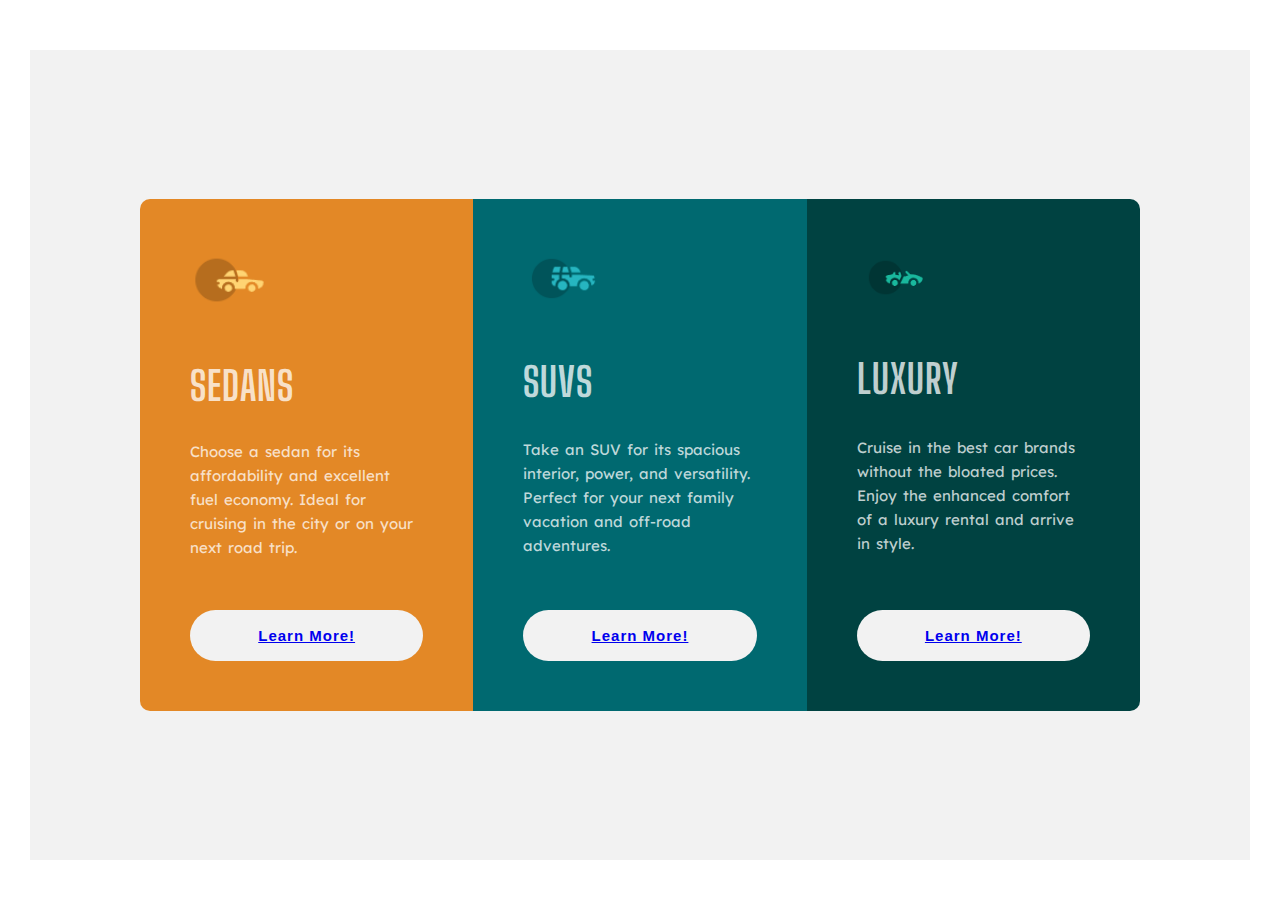
<file: index.html>
<!DOCTYPE html>
<html lang="en">
<head>
    <meta charset="UTF-8">
    <meta http-equiv="X-UA-Compatible" content="IE=edge">
    <meta name="viewport" content="width=device-width, initial-scale=1.0">
    <title>Document</title>
    <link rel="stylesheet" href="style.css">
</head>
<body>
    <div id="conteiner">
        <div class="types">
            <div id="sedans" class="cars">
                <img src="images/sedan.png" alt="sedan">
                
                <h2>SEDANS</h2>
                <p>Choose a sedan for its affordability and excellent fuel economy. Ideal for cruising in the city or on your next road trip.</p>

                <button id="sedan-button" type="submit"><a href="sedan.html">Learn More!</a></button>
            </div>
            <div id="suvs" class="cars">
                <img src="images/suvs.png" alt="suvs">
                <h2>SUVS</h2>
                <p>Take an SUV for its spacious interior, power, and versatility. Perfect for your next family vacation and off-road adventures.
                </p>
                <button id="suv-button" type="submit"><a href="suv.html">Learn More!</a></button>
            </div>
            <div id="luxury" class="cars">
                <img src="images/luxury.png" alt="luxury">
                <h2>LUXURY</h2>
                <p>Cruise in the best car brands without the bloated prices. Enjoy the enhanced comfort of a luxury rental and arrive in style.</p>
                <button id="luxury-button" type="submit"><a href="luxury.html">Learn More!</a></button>
            </div>
        </div>
    </div>
</body>
</html>
</file>
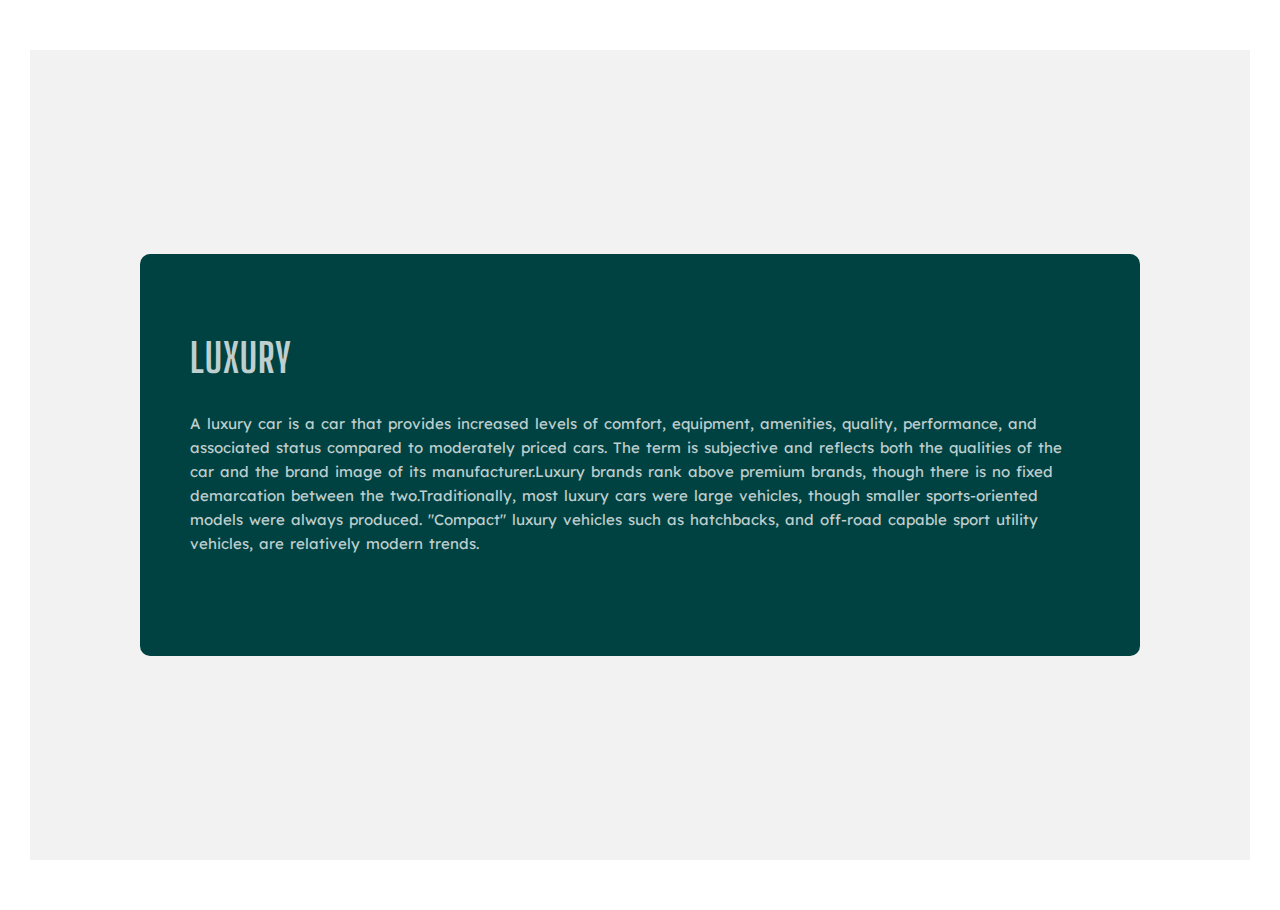
<file: luxury.html>
<!DOCTYPE html>
<html lang="en">
  <head>
    <meta charset="UTF-8" />
    <meta http-equiv="X-UA-Compatible" content="IE=edge" />
    <meta name="viewport" content="width=device-width, initial-scale=1.0" />
    <title>Luxury Cars</title>
    <link rel="stylesheet" href="style.css" />
  </head>
  <body>
    <div id="conteiner">
      <div class="types">
        <div id="luxury" class="cars">
          <h2>LUXURY</h2>
          <p>
            A luxury car is a car that provides increased levels of comfort,
            equipment, amenities, quality, performance, and associated status
            compared to moderately priced cars. The term is subjective and
            reflects both the qualities of the car and the brand image of its
            manufacturer.Luxury brands rank above premium brands, though
            there is no fixed demarcation between the two.Traditionally,
            most luxury cars were large vehicles, though smaller sports-oriented
            models were always produced. "Compact" luxury vehicles such as
            hatchbacks, and off-road capable sport utility vehicles, are
            relatively modern trends.
          </p>
        </div>
      </div>
    </div>
  </body>
</html>
</file>
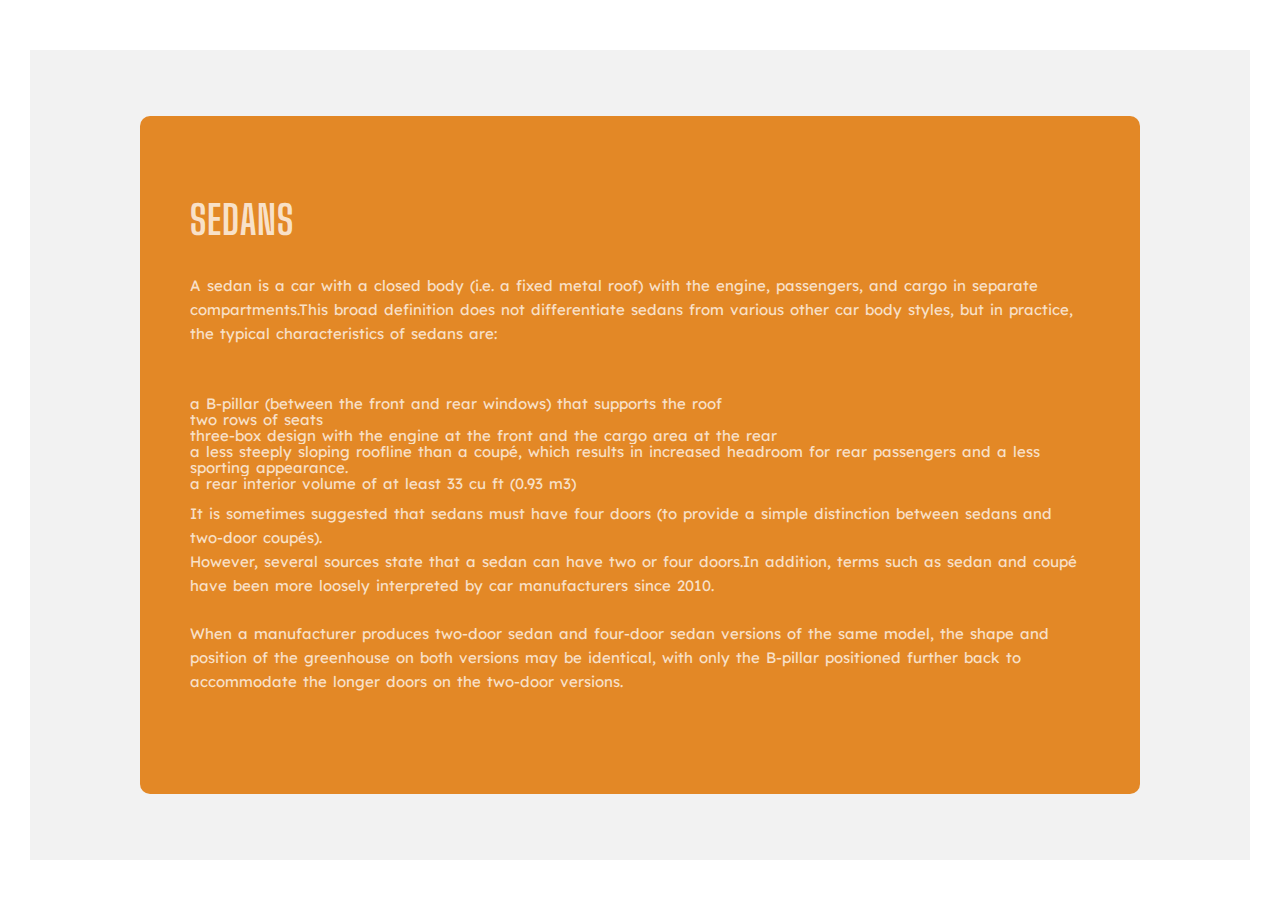
<file: sedan.html>
<!DOCTYPE html>
<html lang="en">
  <head>
    <meta charset="UTF-8" />
    <meta http-equiv="X-UA-Compatible" content="IE=edge" />
    <meta name="viewport" content="width=device-width, initial-scale=1.0" />
    <title>Sedans</title>
    <link rel="stylesheet" href="style.css">
    <style>
    ul {
        font-size: 1.5rem;
        color: hsla(0deg, 0%, 100%, 0.75);
        line-height: 1.6rem;
        word-spacing: 0.2rem;
        margin-bottom: 1rem;
        font-family: "Lexend Deca", sans-serif;
    }
    </style>
  </head>
  <body>
    <div id="conteiner">
      <div class="types">
        <div id="sedans" class="cars">
          <h2>SEDANS</h2>
          <p>
            A sedan is a car with a closed body (i.e. a fixed metal
            roof) with the engine, passengers, and cargo in separate
            compartments.This broad definition does not differentiate sedans
            from various other car body styles, but in practice, the typical
            characteristics of sedans are: </p>
            <ul>
                <li>
                    a B-pillar (between the front and rear windows) that supports the roof
                </li>
                <li>
                    two rows of seats
                </li>
                <li>
                    three-box design with the engine at the front and the cargo area at the rear
                </li>
                <li>
                    a less steeply sloping roofline than a coupé, which results in increased headroom for rear passengers and a less
                    sporting appearance.
                </li>
                <li>
                    a rear interior volume of at least 33 cu ft (0.93 m3)
                </li>
            </ul>
            <p>
            It is sometimes suggested that sedans must have
            four doors (to provide a simple distinction between sedans and
            two-door coupés).<br>
            However, several sources state that a sedan
            can have two or four doors.In addition, terms such
            as sedan and coupé have been more loosely interpreted by car
            manufacturers since 2010.
            <br><br>When a manufacturer produces two-door
            sedan and four-door sedan versions of the same model, the shape and
            position of the greenhouse on both versions may be identical, with
            only the B-pillar positioned further back to accommodate the longer
            doors on the two-door versions.
            </p>
            
          
        </div>
      </div>
    </div>
  </body>
</html>
</file>
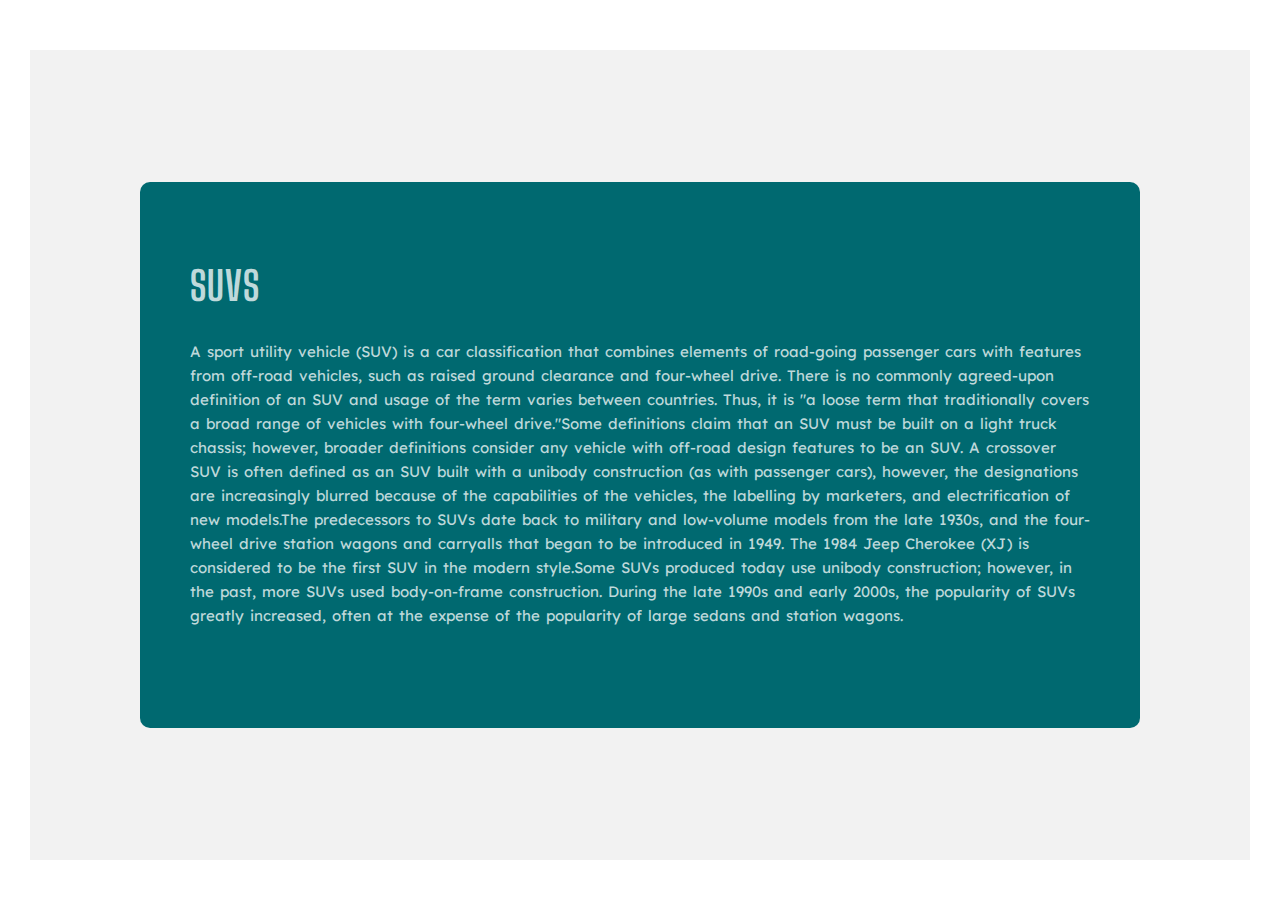
<file: suv.html>
<!DOCTYPE html>
<html lang="en">
  <head>
    <meta charset="UTF-8" />
    <meta http-equiv="X-UA-Compatible" content="IE=edge" />
    <meta name="viewport" content="width=device-width, initial-scale=1.0" />
    <title>Suvs</title>
    <link rel="stylesheet" href="style.css">
  </head>
  <body>
    <div id="conteiner">
      <div class="types">
        <div id="suvs" class="cars">
          <h2>SUVS</h2>
          <p>
            A sport utility vehicle (SUV) is a car classification that combines
            elements of road-going passenger cars with features from off-road
            vehicles, such as raised ground clearance and four-wheel drive.
            There is no commonly agreed-upon definition of an SUV and usage of
            the term varies between countries. Thus, it is "a loose term that
            traditionally covers a broad range of vehicles with four-wheel
            drive."Some definitions claim that an SUV must be built on a light
            truck chassis; however, broader definitions consider any vehicle
            with off-road design features to be an SUV. A crossover SUV is often
            defined as an SUV built with a unibody construction (as with
            passenger cars), however, the designations are increasingly blurred
            because of the capabilities of the vehicles, the labelling by
            marketers, and electrification of new models.The predecessors to
            SUVs date back to military and low-volume models from the late
            1930s, and the four-wheel drive station wagons and carryalls that
            began to be introduced in 1949. The 1984 Jeep Cherokee (XJ) is
            considered to be the first SUV in the modern style.Some SUVs
            produced today use unibody construction; however, in the past, more
            SUVs used body-on-frame construction. During the late 1990s and
            early 2000s, the popularity of SUVs greatly increased, often at the
            expense of the popularity of large sedans and station wagons.
          </p>
        </div>
      </div>
    </div>
  </body>
</html>
</file>
<file: style.css>
@import url("https://fonts.googleapis.com/css2?family=Big+Shoulders+Display:wght@700&family=Lexend+Deca&display=swap");

* {
    margin: 0;
    padding: 0;
    box-sizing: border-box;
    overflow: hidden;
}

html {
    font-size: 62.5%;
  }

#conteiner {
    min-height: 90vh;
    place-content: center;
    justify-content: center;
    background-color: hsl(0deg, 0%, 95%);
    margin: 5rem 3rem;
    display: grid;
}

.types {
    display: flex;
    margin: auto;
    max-width: 100rem;
    border-radius: 10px;
    /* border: 1px solid red; */

}

.cars {
    padding: 5rem;
    display: flex;
    flex-direction: column;
    justify-content: space-between;
    flex: 33.33rem;
}

#sedans {
    background-color: hsl(31deg, 77%, 52%);

}

#suvs {
    background-color: hsl(184deg, 100%, 22%);

}

#luxury {
    background-color: hsl(179deg, 100%, 13%);
}

img {
    padding-bottom: 20px ;
    width: 80px;
}

h2 {
    color: hsla(0deg, 0%, 100%, 0.75);
    font-size: 4rem;
    margin: 3rem 0;
    letter-spacing: 0.1rem;
    font-family: "Big Shoulders Display", cursive;
}

p {
    font-size: 1.5rem;
    color: hsla(0deg, 0%, 100%, 0.75);
    line-height: 1.6;
    word-spacing: 0.2rem;
    margin-bottom: 5rem;
    font-family: "Lexend Deca", sans-serif;
}

button {
    font-size: 1.5rem;
    padding: 1.5rem;
    display: inline-block;
    border-radius: 10rem;
    letter-spacing: 0.1rem;
    font-weight: 600;
    background-color: hsl(0deg, 0%, 95%);
    border: 2px solid transparent;
    transition: border 0.2s, color 0.2s, background-color 0.2s;
    cursor: pointer;
}
#sedan-button {
    color: hsl(31deg, 77%, 52%);
}

#sedan-button:hover {
    background-color: hsl(31deg, 77%, 52%);
    border-color: #fff;
    color: #fff;
}

#suv-button {
    color: hsl(184deg, 100%, 22%);
}

#suv-button:hover {
    background-color: hsl(184deg, 100%, 22%);
    border-color: #fff;
    color: #fff;
}

#luxury-button {
    color: hsl(179deg, 100%, 13%);
}

#luxury-button:hover {
    background-color: hsl(179deg, 100%, 13%);
    border-color: #fff;
    color: #fff;
}
</file>
